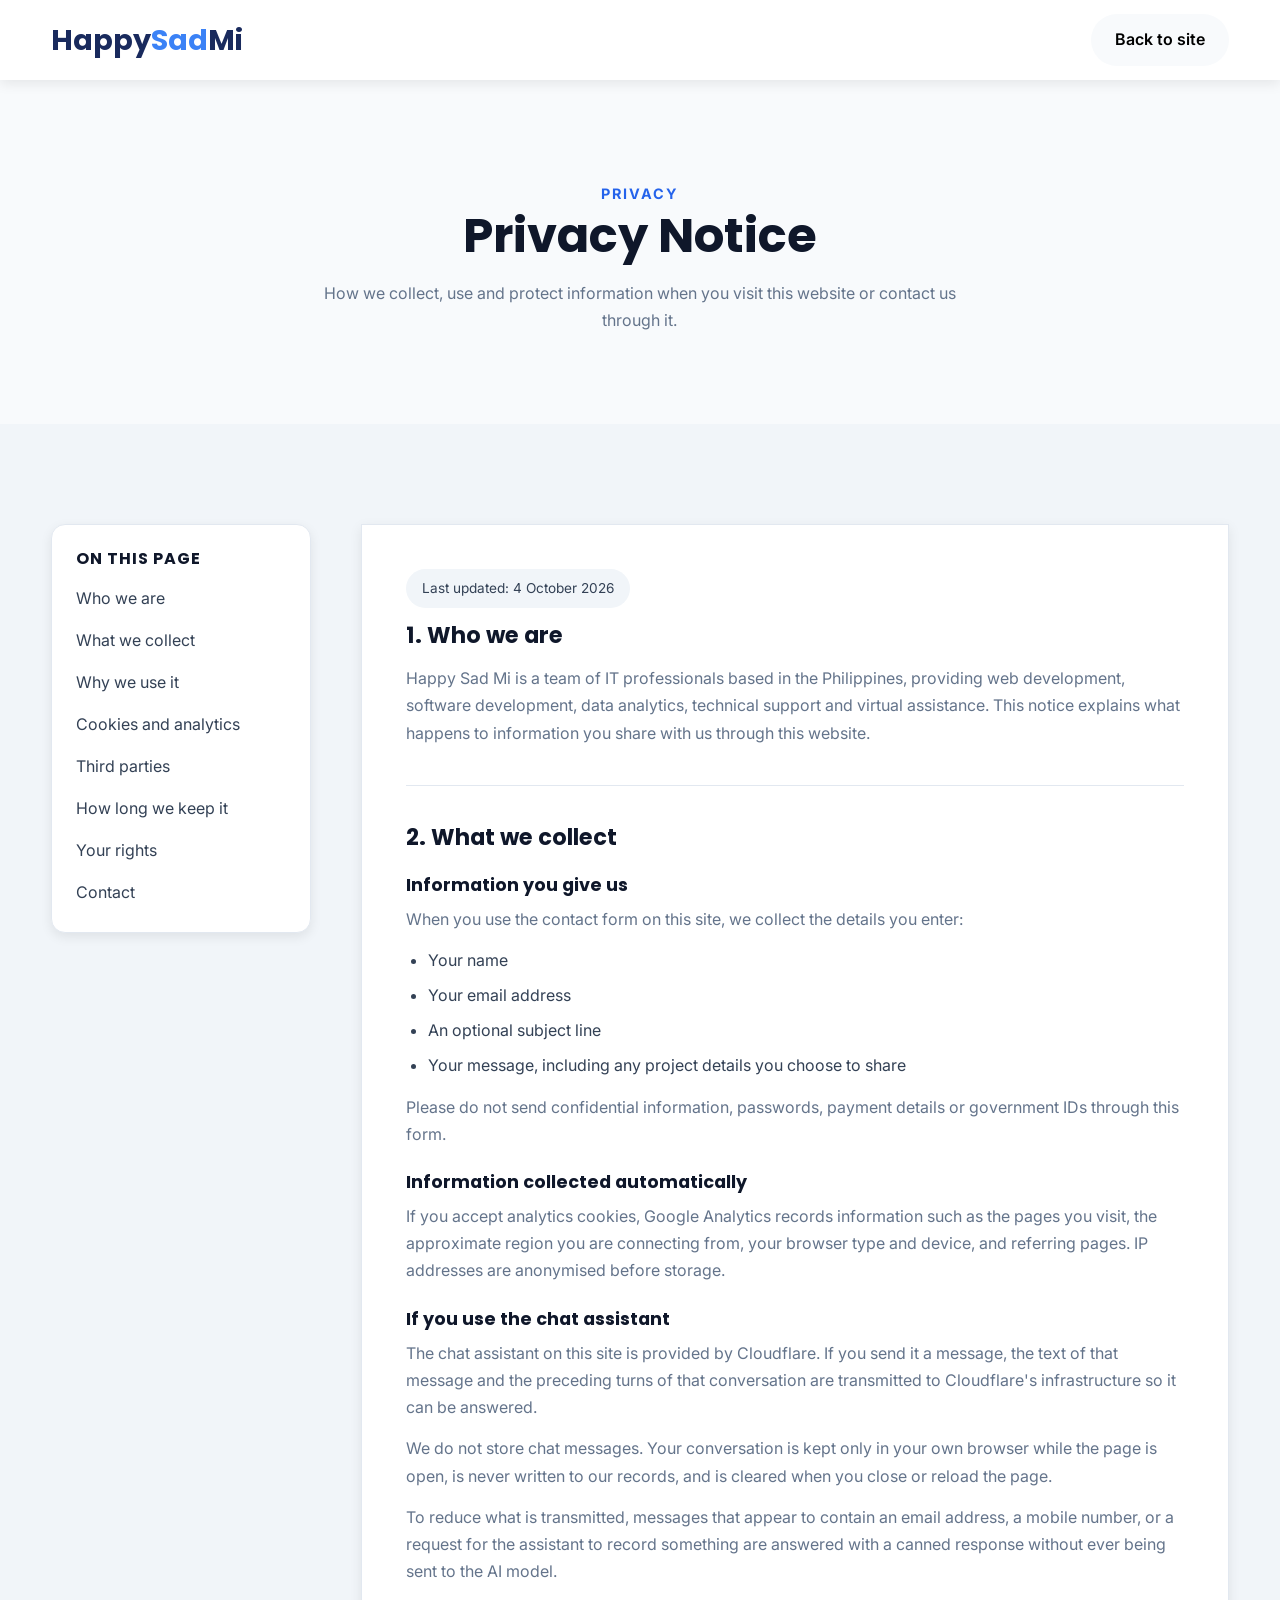
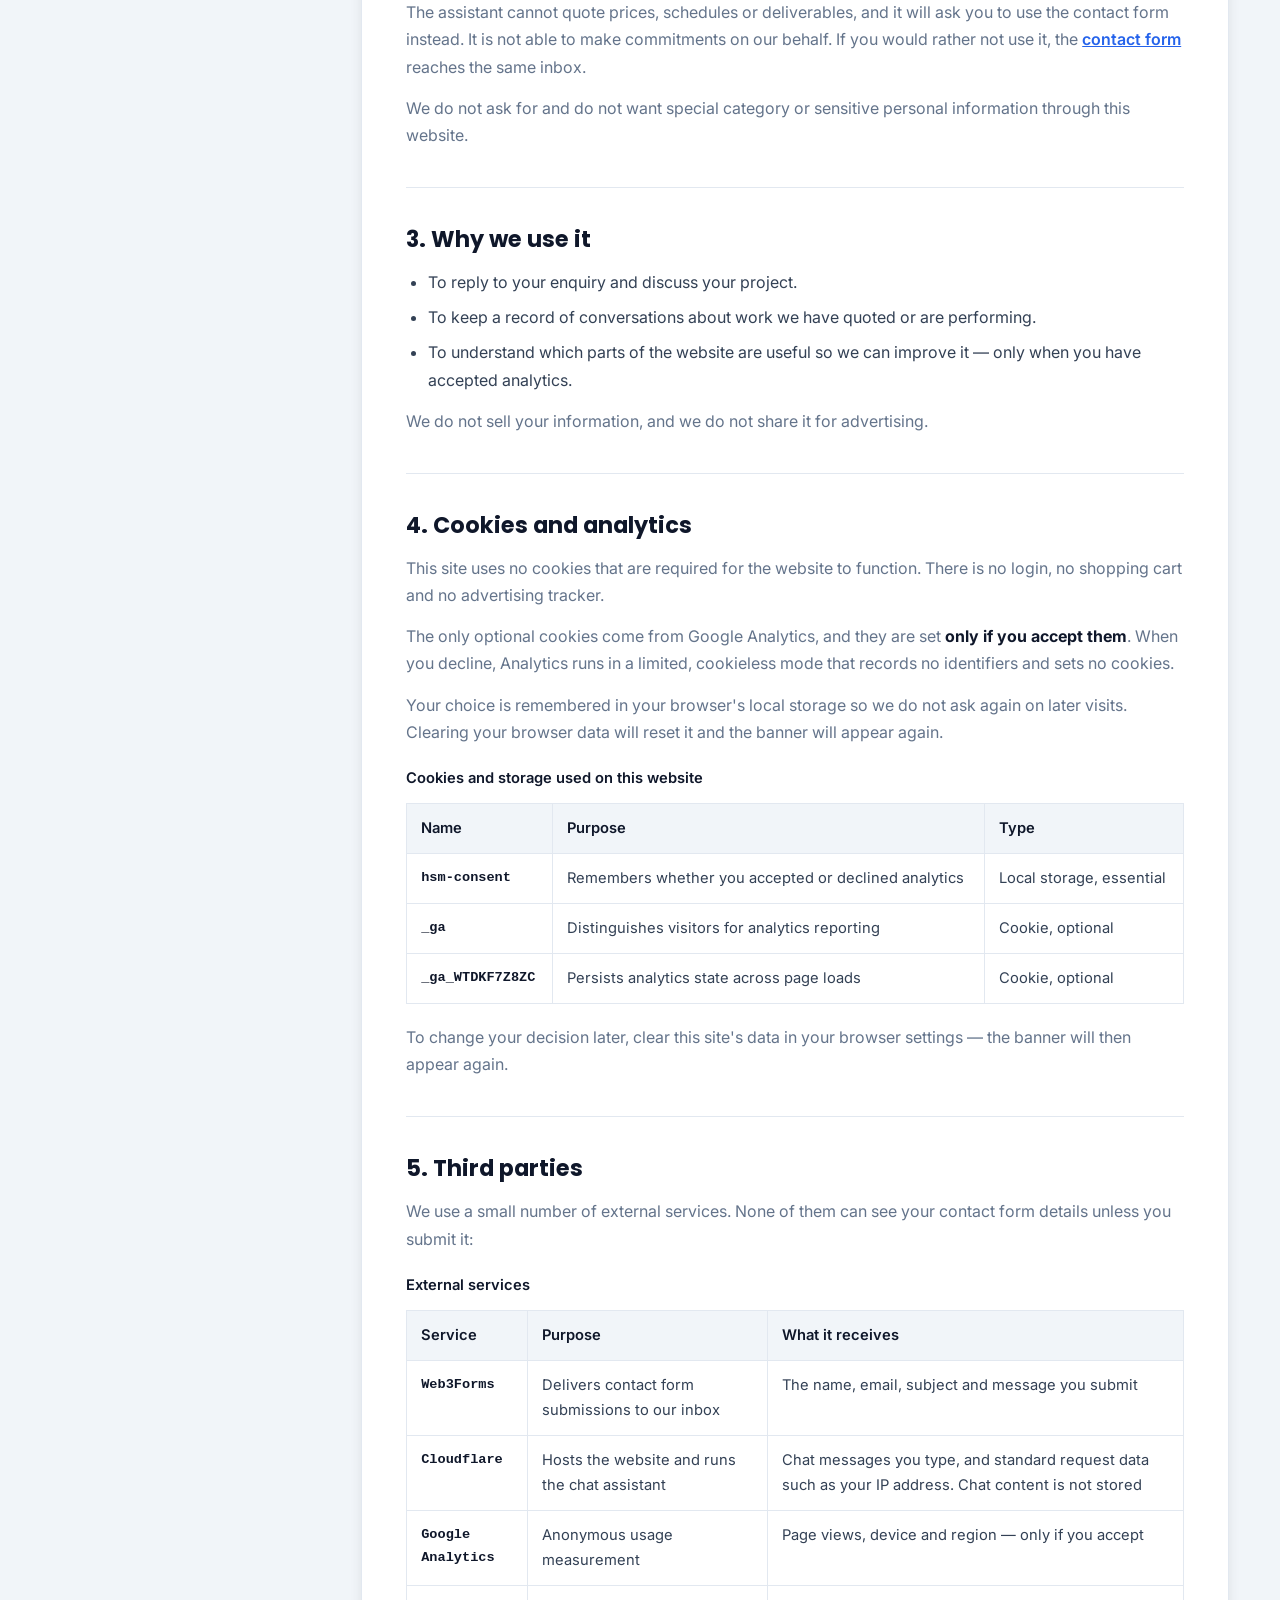
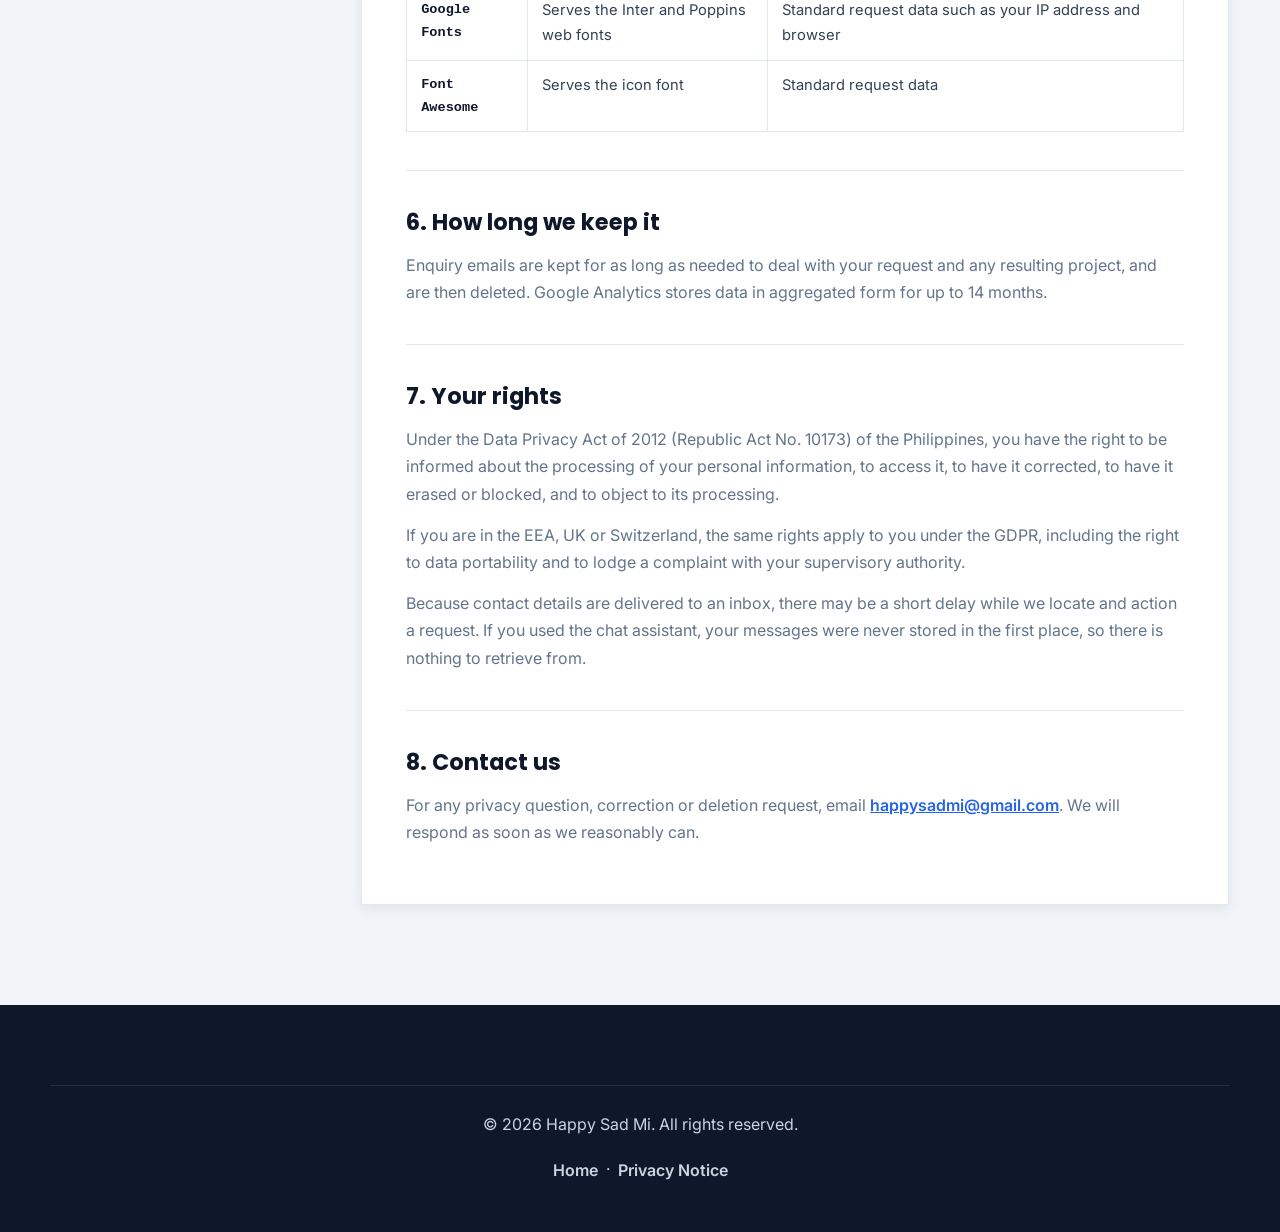
<file: privacy.html>
<!DOCTYPE html>
<html lang="en">

<head>
    <meta charset="UTF-8">
    <meta name="viewport" content="width=device-width, initial-scale=1.0">

    <title>Privacy Notice | Happy Sad Mi</title>

    <meta name="description"
        content="How Happy Sad Mi collects, uses and protects personal information submitted through this website.">

    <meta name="robots" content="index, follow">

    <meta name="theme-color" content="#192A5D">

    <link rel="canonical" href="privacy.html">

    <!-- Google Fonts -->

    <link rel="preconnect" href="https://fonts.googleapis.com">
    <link rel="preconnect" href="https://fonts.gstatic.com" crossorigin>

    <link href="https://fonts.googleapis.com/css2?family=Inter:wght@300;400;500;600;700&family=Poppins:wght@500;600;700;800&display=swap"
        rel="stylesheet">

    <!-- Font Awesome -->

    <link rel="stylesheet"
        href="https://cdnjs.cloudflare.com/ajax/libs/font-awesome/6.7.1/css/all.min.css">

    <!-- CSS -->

    <link rel="stylesheet" href="assets/css/style.css?v=13">
    <link rel="stylesheet" href="assets/css/components.css?v=13">
    <link rel="stylesheet" href="assets/css/animations.css?v=13">

    <link rel="apple-touch-icon" sizes="180x180" href="apple-touch-icon.png">
    <link rel="icon" type="image/png" sizes="32x32" href="favicon-32x32.png">
    <link rel="icon" type="image/png" sizes="16x16" href="favicon-16x16.png">
    <link rel="icon" href="favicon.ico" sizes="any">
    <link rel="manifest" href="site.webmanifest">
</head>

<body>

    <a class="skip-link" href="#main">Skip to main content</a>

    <!-- ================= HEADER ================= -->

    <header class="header">

        <div class="container">

            <nav class="navbar" aria-label="Primary">

                <a href="index.html" class="logo">
                    Happy<span>Sad</span>Mi
                </a>

                <a href="index.html" class="btn btn-secondary header-back">
                    Back to site
                </a>

            </nav>

        </div>

    </header>

    <main id="main">

        <section class="section legal-hero">

            <div class="container">

                <div class="section-title">

                    <span>PRIVACY</span>

                    <h1>Privacy Notice</h1>

                    <p>
                        How we collect, use and protect information when you visit this
                        website or contact us through it.
                    </p>

                </div>

            </div>

        </section>

        <section class="section section-alt">

            <div class="container">

                <div class="legal-body">

                    <aside class="legal-toc" aria-label="On this page">

                        <h2>On this page</h2>

                        <ul>

                            <li><a href="#who">Who we are</a></li>
                            <li><a href="#collect">What we collect</a></li>
                            <li><a href="#why">Why we use it</a></li>
                            <li><a href="#cookies">Cookies and analytics</a></li>
                            <li><a href="#thirdparty">Third parties</a></li>
                            <li><a href="#retention">How long we keep it</a></li>
                            <li><a href="#rights">Your rights</a></li>
                            <li><a href="#contact">Contact</a></li>

                        </ul>

                    </aside>

                    <article class="legal-content">

                        <p class="legal-updated">
                            Last updated: <time datetime="2026-10-04">4 October 2026</time>
                        </p>

                        <section id="who">

                            <h2>1. Who we are</h2>

                            <p>
                                Happy Sad Mi is a team of IT professionals based in the
                                Philippines, providing web development, software development,
                                data analytics, technical support and virtual assistance.
                                This notice explains what happens to information you share
                                with us through this website.
                            </p>

                        </section>

                        <section id="collect">

                            <h2>2. What we collect</h2>

                            <h3>Information you give us</h3>

                            <p>
                                When you use the contact form on this site, we collect the
                                details you enter:
                            </p>

                            <ul>

                                <li>Your name</li>
                                <li>Your email address</li>
                                <li>An optional subject line</li>
                                <li>Your message, including any project details you choose
                                    to share</li>

                            </ul>

                            <p>
                                Please do not send confidential information, passwords,
                                payment details or government IDs through this form.
                            </p>

                            <h3>Information collected automatically</h3>

                            <p>
                                If you accept analytics cookies, Google Analytics records
                                information such as the pages you visit, the approximate
                                region you are connecting from, your browser type and
                                device, and referring pages. IP addresses are anonymised
                                before storage.
                            </p>

                            <h3>If you use the chat assistant</h3>

                            <p>
                                The chat assistant on this site is provided by Cloudflare.
                                If you send it a message, the text of that message and
                                the preceding turns of that conversation are transmitted
                                to Cloudflare's infrastructure so it can be answered.
                            </p>

                            <p>
                                We do not store chat messages. Your conversation is kept
                                only in your own browser while the page is open, is never
                                written to our records, and is cleared when you close or
                                reload the page.
                            </p>

                            <p>
                                To reduce what is transmitted, messages that appear to
                                contain an email address, a mobile number, or a request
                                for the assistant to record something are answered with a
                                canned response without ever being sent to the AI model.
                            </p>

                            <p>
                                The assistant cannot quote prices, schedules or deliverables,
                                and it will ask you to use the contact form instead. It is
                                not able to make commitments on our behalf. If you would
                                rather not use it, the
                                <a href="index.html#contact">contact form</a> reaches the same
                                inbox.
                            </p>

                            <p>
                                We do not ask for and do not want special category or
                                sensitive personal information through this website.
                            </p>

                        </section>

                        <section id="why">

                            <h2>3. Why we use it</h2>

                            <ul>

                                <li>
                                    To reply to your enquiry and discuss your project.
                                </li>
                                <li>
                                    To keep a record of conversations about work we have
                                    quoted or are performing.
                                </li>
                                <li>
                                    To understand which parts of the website are useful
                                    so we can improve it &mdash; only when you have
                                    accepted analytics.
                                </li>

                            </ul>

                            <p>
                                We do not sell your information, and we do not share it for
                                advertising.
                            </p>

                        </section>

                        <section id="cookies">

                            <h2>4. Cookies and analytics</h2>

                            <p>
                                This site uses no cookies that are required for the website
                                to function. There is no login, no shopping cart and no
                                advertising tracker.
                            </p>

                            <p>
                                The only optional cookies come from Google Analytics, and
                                they are set <strong>only if you accept them</strong>. When
                                you decline, Analytics runs in a limited, cookieless mode
                                that records no identifiers and sets no cookies.
                            </p>

                            <p>
                                Your choice is remembered in your browser's local storage so
                                we do not ask again on later visits. Clearing your browser
                                data will reset it and the banner will appear again.
                            </p>

                            <table class="cookie-table">

                                <caption>
                                    Cookies and storage used on this website
                                </caption>

                                <thead>

                                    <tr>
                                        <th scope="col">Name</th>
                                        <th scope="col">Purpose</th>
                                        <th scope="col">Type</th>
                                    </tr>

                                </thead>

                                <tbody>

                                    <tr>
                                        <th scope="row">hsm-consent</th>
                                        <td>Remembers whether you accepted or declined
                                            analytics</td>
                                        <td>Local storage, essential</td>
                                    </tr>

                                    <tr>
                                        <th scope="row">_ga</th>
                                        <td>Distinguishes visitors for analytics reporting
                                        </td>
                                        <td>Cookie, optional</td>
                                    </tr>

                                    <tr>
                                        <th scope="row">_ga_WTDKF7Z8ZC</th>
                                        <td>Persists analytics state across page
                                        loads</td>
                                        <td>Cookie, optional</td>
                                    </tr>

                                </tbody>

                            </table>

                            <p>
                                To change your decision later, clear this site's data in
                                your browser settings &mdash; the banner will then appear
                                again.
                            </p>

                        </section>

                        <section id="thirdparty">

                            <h2>5. Third parties</h2>

                            <p>
                                We use a small number of external services. None of them
                                can see your contact form details unless you submit it:
                            </p>

                            <table class="cookie-table">

                                <caption>
                                    External services
                                </caption>

                                <thead>

                                    <tr>
                                        <th scope="col">Service</th>
                                        <th scope="col">Purpose</th>
                                        <th scope="col">What it receives</th>
                                    </tr>

                                </thead>

                                <tbody>

                                    <tr>
                                        <th scope="row">Web3Forms</th>
                                        <td>Delivers contact form submissions to our
                                            inbox</td>
                                        <td>The name, email, subject and message you
                                            submit</td>
                                    </tr>

                                    <tr>
                                        <th scope="row">Cloudflare</th>
                                        <td>Hosts the website and runs the chat
                                            assistant</td>
                                        <td>Chat messages you type, and standard
                                            request data such as your IP address. Chat
                                            content is not stored</td>
                                    </tr>

                                    <tr>
                                        <th scope="row">Google Analytics</th>
                                        <td>Anonymous usage measurement</td>
                                        <td>Page views, device and region &mdash; only if
                                            you accept</td>
                                    </tr>

                                    <tr>
                                        <th scope="row">Google Fonts</th>
                                        <td>Serves the Inter and Poppins web fonts</td>
                                        <td>Standard request data such as your IP address
                                            and browser</td>
                                    </tr>

                                    <tr>
                                        <th scope="row">Font Awesome</th>
                                        <td>Serves the icon font</td>
                                        <td>Standard request data</td>
                                    </tr>

                                </tbody>

                            </table>

                        </section>

                        <section id="retention">

                            <h2>6. How long we keep it</h2>

                            <p>
                                Enquiry emails are kept for as long as needed to deal with
                                your request and any resulting project, and are then
                                deleted. Google Analytics stores data in aggregated form
                                for up to 14 months.
                            </p>

                        </section>

                        <section id="rights">

                            <h2>7. Your rights</h2>

                            <p>
                                Under the Data Privacy Act of 2012 (Republic Act No. 10173)
                                of the Philippines, you have the right to be informed about
                                the processing of your personal information, to access it,
                                to have it corrected, to have it erased or blocked, and to
                                object to its processing.
                            </p>

                            <p>
                                If you are in the EEA, UK or Switzerland, the same rights
                                apply to you under the GDPR, including the right to data
                                portability and to lodge a complaint with your supervisory
                                authority.
                            </p>

                            <p>
                                Because contact details are delivered to an inbox, there
                                may be a short delay while we locate and action a request.
                                If you used the chat assistant, your messages were never
                                stored in the first place, so there is nothing to retrieve
                                from.
                            </p>

                        </section>

                        <section id="contact">

                            <h2>8. Contact us</h2>

                            <p>
                                For any privacy question, correction or deletion request,
                                email
                                <a href="mailto:happysadmi@gmail.com">happysadmi@gmail.com</a>.
                                We will respond as soon as we reasonably can.
                            </p>

                        </section>

                    </article>

                </div>

            </div>

        </section>

    </main>

    <!-- ================= FOOTER ================= -->

    <footer class="footer">

        <div class="container">

            <div class="footer-bottom">

                <p>
                    &copy; 2026 Happy Sad Mi. All rights reserved.
                </p>

                <p>
                    <a href="index.html">Home</a>
                    &nbsp;&middot;&nbsp;
                    <a href="privacy.html">Privacy Notice</a>
                </p>

            </div>

        </div>

    </footer>

</body>

</html>
</file>
<file: assets/css/style.css>
/* ==========================================================
   Happy Sad Mi
   Global Styles
========================================================== */

/* ===========================
   CSS VARIABLES
=========================== */

:root {

    /* Colors */

    --primary: #192a5d;
    --primary-light: #2c3b67;
    --secondary: #3B82F6;
    --accent: #10B981;

    /* --secondary is a decorative brand blue and only reaches ~3.7:1 on
       white, which fails WCAG AA for text. Use this darker variant for
       any text or icon that needs to be readable on a light surface. */
    --secondary-text: #2563EB;

    --dark: #0F172A;

    --light: #F8FAFC;
    --white: #FFFFFF;

    --gray-100: #F1F5F9;
    --gray-200: #E2E8F0;
    --gray-300: #CBD5E1;
    --gray-500: #64748B;
    --gray-700: #334155;

    /* Typography */

    --heading-font: "Poppins", sans-serif;
    --body-font: "Inter", sans-serif;

    /* Spacing */

    --section-padding: 100px;

    /* Radius */

    --radius: 14px;

    /* Shadows */

    --shadow-sm: 0 4px 12px rgba(0,0,0,.08);

    --shadow:

        0 15px 40px rgba(0,0,0,.08);

    --transition:

        all .3s ease;

}

/* ===========================
   RESET
=========================== */

*{

    margin:0;
    padding:0;
    box-sizing:border-box;

}

html{

    scroll-behavior:smooth;

}

/* ==========================================================
   CONSENT BANNER
   ========================================================== */

.consent-banner{

    position:fixed;

    left:0;

    right:0;

    bottom:0;

    z-index:10000;

    background:var(--dark);

    color:var(--gray-300);

    box-shadow:0 -12px 40px rgba(0,0,0,.28);

    transform:translateY(100%);

    transition:transform .35s ease;

    /* Safety net for short/landscape viewports: never let the banner
       cover the whole screen, and let it scroll if it has to. */
    max-height:85vh;

    max-height:85dvh;

    overflow-y:auto;

    overscroll-behavior:contain;

}

.consent-banner.show{

    transform:translateY(0);

}

.consent-inner{

    width:min(1200px,92%);

    margin-inline:auto;

    padding:26px 0;

    display:flex;

    align-items:center;

    justify-content:space-between;

    gap:28px;

    flex-wrap:wrap;

}

.consent-copy{

    flex:1 1 460px;

    min-width:0;

}

.consent-copy h2{

    font-size:1.15rem;

    margin-bottom:8px;

    color:var(--white);

}

.consent-copy p{

    margin:0;

    font-size:.95rem;

    line-height:1.6;

    color:var(--gray-300);

}

.consent-copy a{

    color:var(--secondary);

    font-weight:600;

    text-decoration:underline;

}

.consent-copy a:hover{

    color:var(--white);

}

.consent-actions{

    display:flex;

    gap:14px;

    flex-wrap:wrap;

}

.consent-actions .btn{

    white-space:nowrap;

}

/* The banner is dark, so the default navy primary would disappear into
   it. Invert both buttons here to keep them clearly distinguishable. */

.consent-actions .btn-primary{

    background:var(--white);

    color:var(--primary);

}

.consent-actions .btn-primary:hover{

    background:var(--gray-200);

    color:var(--primary);

    transform:translateY(-2px);

}

.consent-actions .btn-secondary{

    background:transparent;

    color:var(--white);

    box-shadow:inset 0 0 0 1px var(--gray-500);

}

.consent-actions .btn-secondary:hover{

    background:rgba(255,255,255,.1);

    color:var(--white);

    transform:translateY(-2px);

}

@media (max-width:768px){

    .consent-inner{

        padding:22px 0;

        flex-direction:column;

        align-items:stretch;

        gap:18px;

    }

    /* flex-basis resolves against the MAIN axis. Once .consent-inner
       flips to column, the 460px basis above becomes a 460px HEIGHT,
       which stretched the banner to ~77% of a phone screen and pushed
       the buttons to the bottom. Reset it for the column layout. */

    .consent-copy{

        flex:0 0 auto;

    }

    .consent-actions{

        display:grid;

        grid-template-columns:1fr 1fr;

    }

}

/* ==========================================================
   NOSCRIPT
   ========================================================== */

.noscript-banner{

    padding:16px 24px;

    background:var(--gray-100);

    border-bottom:1px solid var(--gray-200);

    color:var(--gray-700);

    text-align:center;

    font-size:.95rem;

}

.noscript-banner p{

    margin:0;

    color:inherit;

}

.noscript-banner a{

    color:var(--secondary);

    font-weight:600;

    text-decoration:underline;

}

body{

    font-family:var(--body-font);

    color:var(--gray-700);

    background:var(--white);

    line-height:1.7;

}

img{

    display:block;

    width:100%;

}

a{

    text-decoration:none;

    color:inherit;

}

ul{

    list-style:none;

}

button{

    border:none;

    cursor:pointer;

    font-family:inherit;

}

input,
textarea{

    font-family:inherit;

}

/* ==========================================================
   ACCESSIBILITY PRIMITIVES
   ========================================================== */

/* Visible keyboard focus for every interactive element.
   :focus-visible keeps the ring off mouse clicks. */

a:focus-visible,
button:focus-visible,
input:focus-visible,
textarea:focus-visible,
[tabindex]:focus-visible{

    outline:3px solid var(--secondary);

    outline-offset:3px;

    border-radius:4px;

}

/* Available to screen readers, invisible on screen. Used for
   form labels, section landmarks and icon-only button names. */

.visually-hidden{

    position:absolute;

    width:1px;

    height:1px;

    padding:0;

    margin:-1px;

    overflow:hidden;

    clip:rect(0 0 0 0);

    clip-path:inset(50%);

    white-space:nowrap;

    border:0;

}

/* ===========================
   CONTAINER
=========================== */

.container{

    width:min(1200px,92%);

    margin:auto;

}

/* ===========================
   TYPOGRAPHY
=========================== */

h1,h2,h3,h4{

    font-family:var(--heading-font);

    color:var(--dark);

    line-height:1.2;

}

h1{

    font-size:clamp(2.5rem,5vw,4.5rem);

}

h2{

    font-size:clamp(2rem,4vw,3rem);

}

h3{

    font-size:1.4rem;

}

p{

    color:var(--gray-500);

}

/* ===========================
   SECTION
=========================== */

.section{

    padding:var(--section-padding) 0;

}

.section-alt{

    background:var(--gray-100);

}

.section-title{

    text-align:center;

    margin-bottom:30px;

}

.hero-image{
    animation:float 6s ease-in-out infinite;
}

.bg_img{

    width:100%;

    display:block;

    aspect-ratio:1/1;

    object-fit:cover;

    object-position:center 28%;

    background:var(--white);

    border-radius:20px;

    overflow:hidden;

    box-shadow:0 10px 25px rgba(0,0,0,.08);

    transition:transform .4s ease, box-shadow .4s ease;

}

.bg_img:hover{

    transform:translateY(-4px);

    box-shadow:0 18px 40px rgba(0,0,0,.15);

}
.section-title span{

    color:var(--secondary-text);

    font-weight:700;

    letter-spacing:2px;

    font-size:.9rem;

}

.section-title h2{

    margin:15px 0;

}

.section-title p{

    max-width:650px;

    margin:auto;

}

/* ===========================
   BUTTONS
=========================== */

.btn{

    display:inline-flex;

    align-items:center;

    justify-content:center;

    padding:15px 30px;

    border-radius:50px;

    transition:var(--transition);

    font-weight:600;

}

.btn-primary{

    background:var(--primary);

    color:white;

}

.btn-primary:hover{

    background:var(--primary-light);

    transform:translateY(-3px);

}

.btn-secondary{

  background:var(--light);

  color:black;

}

.btn-secondary:hover{

    background:var(--gray-200);

    transform:translateY(-3px);
    color:black;

}

/* ===========================
   HEADER
=========================== */

.skip-link{

    position:absolute;

    top:-100px;

    left:16px;

    z-index:2000;

    padding:14px 22px;

    border-radius:0 0 var(--radius) var(--radius);

    background:var(--primary);

    color:var(--white);

    font-weight:600;

    transition:top .25s ease;

}

.skip-link:focus{

    top:0;

}

.header{

    position:fixed;

    top:0;

    left:0;

    width:100%;

    z-index:999;

    background:rgba(255,255,255,.92);

    backdrop-filter:blur(14px);

    box-shadow:var(--shadow-sm);

}

.navbar{

    display:flex;

    justify-content:space-between;

    align-items:center;

    height:80px;

}

.logo{

    font-family:var(--heading-font);

    font-size:1.8rem;

    font-weight:700;

    color:var(--primary);

}

.logo span{

    color:var(--secondary);

}

.nav-links{

    display:flex;

    gap:35px;

}

.nav-links a{

    display:flex;

    align-items:center;

    min-height:44px;

    transition:var(--transition);

    font-weight:500;

}

.nav-links a:hover{

    color:var(--secondary);

}

/* Between 769px and ~1000px the full 8-item nav no longer fits beside the
   logo and the last links get clipped by the fixed header (the header is
   position:fixed, so this never shows up as a page scrollbar -- the links
   are simply unreachable). Tighten spacing rather than dropping to the
   hamburger this early, so tablets still get the desktop nav. */

@media (max-width:1024px){

    .nav-links{

        gap:22px;

    }

    .logo{

        font-size:1.5rem;

    }

}

@media (max-width:880px){

    .nav-links{

        gap:15px;

    }

    .nav-links a{

        font-size:.9rem;

    }

    .logo{

        font-size:1.35rem;

    }

}

.menu-btn{

    display:none;

    background:none;

    font-size:1.5rem;

}

/* ===========================
   HERO
=========================== */

.hero {
    padding-top: 140px;
    padding-bottom: 100px;

    --hero-overlay:

        linear-gradient(

            color-mix(in srgb, var(--primary) 78%, transparent),

            color-mix(in srgb, #275D84 78%, transparent),

            color-mix(in srgb, var(--secondary) 78%, transparent)

        );

    background:

        var(--hero-overlay),

        url("../images/team/bg-1.webp") center / cover no-repeat;

    color: white;
}

.hero-grid{

    display:grid;

    grid-template-columns:1fr 1fr;

    gap:70px;

    align-items:center;

}

.hero h1{

    color:white;

    margin:20px 0;

}

.hero h1 span{

    display:block;

    color:#A5F3FC;

}

.hero p{

    color:rgba(255,255,255,.9);

}

.badge{

    display:inline-block;

    background:rgba(255,255,255,.15);

    padding:10px 18px;

    border-radius:30px;

    font-size:.9rem;

}

.hero-buttons{

    display:flex;

    gap:20px;

    margin:35px 0;

}

.hero-stats{

    display:flex;

    gap:20px;

    margin-top:50px;

}

.stat-card{

    background:rgba(255,255,255,.12);

    backdrop-filter:blur(12px);

    padding:25px;

    border-radius:var(--radius);

    text-align:center;

    flex:1;

}

.stat-card h2{

    color:white;

}

.stat-card p{

    color:white;

    margin-top:10px;

}

/* ===========================
   GRID HELPERS
=========================== */

.about-grid{

    display:grid;

    grid-template-columns:1.15fr .85fr;

    gap:50px;

    align-items:start;

}

.about-grid h3{

    margin-bottom:15px;

    /* Left-aligned to match the paragraphs beneath it. A centred heading
       over left-aligned body copy looks accidental in a narrow column. */

    text-align:left;

}

.about-copy p + p{

    margin-top:18px;

}

.contact-grid{

    display:grid;

    grid-template-columns:1fr 1fr;

    gap:60px;

}

.services-grid,
.tech-grid,
.portfolio-grid,
.testimonial-grid,
.stats-grid{

    display:grid;

    gap:30px;

}

/* The min() clamp is what stops these tracks forcing a horizontal
   scrollbar on phones: a bare minmax(500px, 1fr) floor would make the
   card 500px wide inside a ~330px container. Never remove it. */

.services-grid{

    grid-template-columns:repeat(auto-fit,minmax(min(350px,100%),1fr));

}

.tech-grid{

    grid-template-columns:repeat(auto-fit,minmax(min(150px,100%),1fr));

}

.portfolio-grid{

    grid-template-columns:repeat(auto-fit,minmax(min(500px,100%),1fr));

}

/* ===========================================
   TEAM SLIDER
=========================================== */

.team-slider{
    position:relative;
}

.testimonial-grid{

    grid-template-columns:repeat(auto-fit,minmax(min(320px,100%),1fr));

}

.stats-grid{

    grid-template-columns:repeat(4,1fr);

}

/* ===========================================
    TEAM GALLERY
   =========================================== */

.team-gallery{
    display:grid;
    grid-template-columns:repeat(auto-fit,minmax(min(350px,100%),1fr));
    gap:24px;
    margin-top:40px;
}

/* Cards */

.team-gallery .team-card{
    background:var(--white);
    border-radius:18px;
    overflow:hidden;
    box-shadow:var(--shadow-sm);
    transition:.3s ease;
}

.team-gallery .team-card:hover{
    transform:translateY(-8px);
    box-shadow:var(--shadow);
}

/* Image */

.team-gallery .team-card img{
    width:140px;
    height:140px;
    border-radius:50%;
    object-fit:cover;
    display:block;
    margin:0 auto 25px;
    border:5px solid var(--gray-100);
    box-shadow:0 8px 20px rgba(0,0,0,.12);
}

/* Content */

.team-gallery .team-card h3{
    margin-bottom:6px;
    font-size:1.25rem;
}

.team-gallery .team-card p{
    color:var(--gray-500);
    font-size:.95rem;
}

/* Website link */

.team-gallery .team-card a{
    display:inline-flex;
    align-items:center;
    justify-content:center;
    min-height:44px;
    padding:0 18px;
    margin-top:auto;
    border-radius:50px;
    background:var(--gray-100);
    color:var(--primary);
    font-weight:600;
    transition:.3s ease;
}

.team-gallery .team-card a:hover{
    background:var(--primary);
    color:var(--white);
}

/* Responsive */

@media (max-width:768px){

    .team-gallery{
        grid-template-columns:repeat(auto-fit,minmax(min(220px,100%),1fr));
    }

}

/* ===========================
   FOOTER
=========================== */

.footer{

    background:var(--dark);

    color:white;

    padding:80px 0 30px;

}

.footer-grid{

    display:grid;

    grid-template-columns:2fr 1fr 1fr 1fr;

    gap:40px;

    margin-bottom:40px;

}

.footer h2,
.footer h3,
.footer h4{

    color:white;

    margin-bottom:20px;

}

.footer-brand{

    font-size:1.6rem;

}

.footer-heading{

    font-size:1.05rem;

    text-transform:uppercase;

    letter-spacing:.08em;

}

.footer p,
.footer li{

    color:var(--gray-300);

    margin-bottom:10px;

}





.footer-bottom{

    text-align:center;

    border-top:1px solid rgba(255,255,255,.1);

    padding-top:25px;

}

.process-section{
    background:#f8fbff;
}

.process-flow{
    display:flex;
    justify-content:center;
    align-items:flex-start;
    flex-wrap:wrap;
    gap:0;
    margin-top:70px;
}

.process-step{
    width:170px;
    text-align:center;
    position:relative;
    padding-bottom:30px;
}

.circle{
    width:70px;
    height:70px;
    margin:auto;
    border-radius:50%;
    background:linear-gradient(135deg,#2563eb,#1d4ed8);
    color:#fff;
    display:flex;
    justify-content:center;
    align-items:center;
    font-weight:bold;
    font-size:1.2rem;
    box-shadow:0 12px 25px rgba(37,99,235,.25);
    transition:.3s;
}

.process-step:hover .circle{
    transform:translateY(-8px) scale(1.08);
}

.connector{
    width:80px;
    height:4px;
    background:#cbd5e1;
    margin-top:33px;
    position:relative;
}

.connector::after{
    content:"";
    position:absolute;
    right:-8px;
    top:50%;
    transform:translateY(-50%);
    border-left:10px solid #cbd5e1;
    border-top:6px solid transparent;
    border-bottom:6px solid transparent;
}

.process-step h3{
    margin-top:18px;
    margin-bottom:10px;
    color:var(--dark);
}

@media(max-width:992px){

    .process-flow{
        flex-direction:column;
        align-items:center;
    }

    .connector{
        width:4px;
        height:60px;
        margin:15px 0;
    }

    .connector::after{
        left:50%;
        top:auto;
        bottom:-10px;
        transform:translateX(-50%);
        border-left:6px solid transparent;
        border-right:6px solid transparent;
        border-top:10px solid #cbd5e1;
        border-bottom:none;
    }

}

/* ===========================
   RESPONSIVE
=========================== */

@media (max-width:992px){

    .hero-grid,
    .about-grid,
    .contact-grid{

        grid-template-columns:1fr;

    }

    /* Single column: the copy now spans the section, so a centred
       lead-in reads as deliberate. */

    .about-grid h3{

        text-align:center;

    }

    .stats-grid{

        grid-template-columns:repeat(2,1fr);

    }

    .footer-grid{

        grid-template-columns:1fr 1fr;

    }

}

@media (max-width:768px){

    .nav-links{

        display:none;

    }

    .menu-btn{

        display:block;

    }

    .hero{

        text-align:center;

    }

    .hero-buttons{

        justify-content:center;

        flex-wrap:wrap;

    }

    .hero-stats{

        flex-direction:column;

    }

    .stats-grid{

        grid-template-columns:1fr;

    }

    .footer-grid{

        grid-template-columns:1fr;

    }

}

@media (max-width:480px){

    :root{

        --section-padding:70px;

    }

    .btn{

        width:100%;

    }

}

/* ===========================================
   APP.JS SUPPORT
=========================================== */

.header.scrolled{

    background:rgba(255,255,255,.98);

    box-shadow:0 10px 30px rgba(0,0,0,.08);

}

.nav-links a.active{

    color:var(--secondary);

    font-weight:600;

}

@media (max-width:768px){

    .nav-links{

        position:absolute;

        top:80px;
        left:0;

        width:100%;

        background:white;

        flex-direction:column;

        padding:30px;

        display:none;

        box-shadow:0 15px 40px rgba(0,0,0,.08);

    }

    .nav-links.mobile-open{

        display:flex;

    }

}

@media (max-width:768px){

    .nav-links li{

        width:100%;

    }

    .nav-links a{

        display:flex;

        align-items:center;

        min-height:44px;

    }

}

/* ===========================================
   INITIAL REVEAL SUPPORT
=========================================== */

.section-title,
.service-card,
.process-card,
.tech-card,
.project-card,
.team-card,
.testimonial-card,
.stats-card,
.info-card,
.contact-form,
.contact-info{

    will-change: transform, opacity;

}
</file>
<file: assets/css/components.css>
/* ==========================================================
   Happy Sad Mi
   components.css
   Reusable UI Components
========================================================== */

/* ===========================
   ABOUT
=========================== */

/* Grid rather than wrapping flex: the previous flex-wrap layout left a
   ragged right edge (2 cards then 1) and capped each card at 320px inside
   a wider column, so the cards never filled the space beside the copy. */

.about-cards{
    display: grid;
    grid-template-columns: repeat(auto-fit, minmax(min(260px, 100%), 1fr));
    gap: 20px;
    align-content: start;
}

.info-card{
    display: flex;
    align-items: center;
    gap: 16px;

    background: var(--white);
    padding: 18px;
    border-radius: var(--radius);
    box-shadow: var(--shadow-sm);
    border: 1px solid var(--gray-200);
}

.info-card i{
    width: 50px;
    height: 50px;
    display: grid;
    place-items: center;
    flex-shrink: 0;

    border-radius: 50%;
    background: rgba(59,130,246,.1);
    color: var(--secondary);
    font-size: 1.3rem;
}

.info-content{
    flex: 1;
}

.info-content h4{
    margin: 0 0 10px;
    padding-bottom: 10px;
    border-bottom: 2px solid var(--secondary);
    font-size: 1.1rem;
}

.info-content p{
    margin: 0;
}

/* ===========================
   SERVICES
=========================== */

.service-card{

    background:var(--white);

    border-radius:var(--radius);

    padding:35px;

    box-shadow:var(--shadow-sm);

    border:1px solid var(--gray-200);

}

.service-icon{

    width:70px;

    height:70px;

    display:grid;

    place-items:center;

    border-radius:20px;

    background:rgba(25,66,93,.08);

    margin-bottom:25px;

}

.service-icon i{

    font-size:2rem;

    color:var(--primary);

}


.service-card h3{

    margin-bottom:15px;

}

.service-card p{

    margin-bottom:20px;

}

.service-card ul{

    display:flex;

    flex-direction:column;

    gap:10px;

}

.service-card li{

    position:relative;

    padding-left:22px;

    color:var(--gray-700);

}

.service-card li::before{

    content:"✓";

    position:absolute;

    left:0;

    color:var(--accent);

    font-weight:bold;

}

/* ===========================
   PROCESS
=========================== */

.process-card{

    background:var(--white);

    border-radius:var(--radius);

    padding:35px;

    text-align:center;

    box-shadow:var(--shadow-sm);

}

/* ===========================
   TECH STACK
=========================== */

.tech-card{

    background:white;

    border-radius:18px;

    padding:30px;

    text-align:center;

    box-shadow:var(--shadow-sm);

}

.tech-card i{

    font-size:3rem;

    color:var(--primary);

    margin-bottom:18px;

}

/* HTML5 */
.tech-card i.fa-html5 {
    color: #E34F26;
}

/* CSS3 */
.tech-card i.fa-css3-alt {
    color: #1572B6;
}

/* JavaScript */
.tech-card i.fa-js-square {
    color: #F7DF1E;
}

/* PHP */
.tech-card i.fa-php {
    color: #777BB4;
}

/* Laravel */
.tech-card i.fa-laravel {
    color: #FF2D20;
}

/* MySQL */
.tech-card i.fa-database {
    color: #4479A1;
}

/* GitHub */
.tech-card i.fa-github {
    color: #181717;
}

/* Docker */
.tech-card i.fa-docker {
    color: #2496ED;
}

/* Power BI */
.tech-card i.fa-chart-bar {
    color: #F2C811;
}

/* Microsoft Excel */
.tech-card i.fa-table {
    color: #217346;
}

.tech-card span{

    font-weight:600;

}

/* ===========================
   STATS
=========================== */

.stats-card{

    background:white;

    text-align:center;

    padding:35px;

    border-radius:var(--radius);

    box-shadow:var(--shadow-sm);

}

.stats-card h2{

    color:var(--primary);

    margin-bottom:10px;

}

/* ===========================
   PORTFOLIO
=========================== */

.portfolio-filter{

    display:flex;

    justify-content:center;

    flex-wrap:wrap;

    gap:15px;

    margin-bottom:45px;

}

.portfolio-filter button{

    display:inline-flex;

    align-items:center;

    min-height:44px;

    padding:12px 24px;

    border-radius:40px;

    background:white;

    border:1px solid var(--gray-300);

    transition:.3s;

}

.portfolio-filter button.active,

.portfolio-filter button:hover{

    background:var(--primary);

    color:white;

}

.project-card{

    background:white;

    border-radius:18px;

    overflow:hidden;

    box-shadow:var(--shadow-sm);

}

.project-card img{

    height:220px;

    object-fit:cover;

}

.project-content{

    padding:30px;

}

.project-tag{

    display:inline-block;

    background:rgba(16,185,129,.1);

    color:var(--accent);

    padding:8px 14px;

    border-radius:30px;

    font-size:.8rem;

    font-weight:600;

    margin-bottom:15px;

}

.project-content h3{

    margin-bottom:15px;

}

.project-tech{

    display:flex;

    flex-wrap:wrap;

    gap:10px;

    margin:25px 0;

}

.project-tech span{

    background:var(--gray-100);

    padding:8px 14px;

    border-radius:30px;

    font-size:.8rem;

}

.project-links{

    display:flex;

    align-items:center;

    flex-wrap:wrap;

    gap:12px;

}

.project-links a{

    display:inline-flex;

    align-items:center;

    min-height:44px;

    padding:0 14px;

    border-radius:12px;

    background:rgba(59,130,246,.1);

    color:var(--secondary);

    font-weight:600;

    transition:.3s ease;

}

.project-links a:hover{

    background:var(--secondary-text);

    color:var(--white);

}

/* ===========================
   TEAM
=========================== */

.team-card{

    background:white;

    border-radius:20px;

    text-align:center;

    padding:35px;

    box-shadow:var(--shadow-sm);

    display: flex;
    flex-direction: column;
    height: 100%;

}

.team-card p{
    flex: 1;
}.team-card img{

    width:150px;

    height:150px;

    border-radius:50%;

    object-fit:cover;

    margin:0 auto 25px;

    border:5px solid var(--gray-100);

}

.team-card span{

    display:block;

    margin:10px 0 20px;

    color:var(--secondary);

    font-weight:600;

}

/* ===========================
   TESTIMONIALS
=========================== */

.testimonial-card{

    background:white;

    padding:35px;

    border-radius:18px;

    box-shadow:var(--shadow-sm);

}

.quote-icon{

    font-size:2rem;

    color:var(--secondary);

    margin-bottom:20px;

}

.testimonial-author{

    margin-top:30px;

}

.testimonial-author h4{

    margin-bottom:5px;

}

.testimonial-author span{

    color:var(--gray-500);

}

/* Rendered by testimonials.js */

.testimonial-card{

    display:flex;

    flex-direction:column;

}

.testimonial-avatar{

    width:72px;

    height:72px;

    border-radius:50%;

    object-fit:cover;

    margin:0 auto 18px;

    border:4px solid var(--gray-100);

    background:var(--gray-100);

}

.testimonial-card h3{

    text-align:center;

    margin-bottom:4px;

}

.testimonial-card .testimonial-position{

    display:block;

    text-align:center;

    color:var(--gray-500);

    font-size:.95rem;

}

.testimonial-stars{

    display:flex;

    justify-content:center;

    gap:4px;

    margin:14px 0 18px;

    color:#F59E0B;

    font-size:.9rem;

}

.testimonial-card .testimonial-message{

    flex:1;

    font-style:italic;

}

/* ===========================
   CONTACT
=========================== */

.contact-info h3{

    margin-bottom:20px;

}

.contact-info p{

    margin-bottom:35px;

}

.contact-item{

    display:flex;

    align-items:center;

    gap:18px;

    margin-bottom:25px;

}

.contact-item i{

    width:50px;

    height:50px;

    display:grid;

    place-items:center;

    border-radius:50%;

    background:rgba(59,130,246,.1);

    color:var(--secondary);

}

.contact-form{

    background:white;

    padding:40px;

    border-radius:20px;

    box-shadow:var(--shadow);

}

.contact-form label{

    display:block;

    margin-bottom:8px;

    font-weight:600;

    font-size:.95rem;

    color:var(--dark);

}

.contact-form input,

.contact-form textarea{

    width:100%;

    padding:16px 18px;

    margin-bottom:20px;

    border:1px solid var(--gray-300);

    border-radius:12px;

    resize:none;

}

.contact-form button{

    width:100%;

}

.contact-form .form-note{

    margin-top:14px;

    font-size:.85rem;

    color:var(--gray-500);

}

/* ===========================
   FOOTER
=========================== */

.footer ul{

    display:flex;

    flex-direction:column;

    gap:12px;

}

.footer ul a{

    display:inline-flex;

    align-items:center;

    min-height:44px;

}

.footer p a{

    display:inline-flex;

    align-items:center;

    min-height:44px;

    font-weight:600;

}

.footer a{

    transition:.3s;

}

.footer a:hover{

    color:var(--secondary);

}

/* ===========================
﻿/* ===========================================
   LEGAL PAGES (privacy.html)
   =========================================== */

.legal-hero{

    padding-top:180px;

    padding-bottom:60px;

    background:var(--light);

}

.legal-hero .section-title h1{

    font-size:clamp(2rem,4vw,3rem);

    margin-bottom:15px;

}

.header-back{

    padding:12px 24px;

}

.legal-body{

    display:grid;

    grid-template-columns:260px 1fr;

    gap:50px;

    align-items:start;

}

.legal-toc{

    position:sticky;

    top:110px;

    padding:24px;

    background:var(--white);

    border:1px solid var(--gray-200);

    border-radius:var(--radius);

    box-shadow:var(--shadow-sm);



    min-width:0;
}

.legal-toc h2{

    font-size:1rem;

    text-transform:uppercase;

    letter-spacing:.06em;

    margin-bottom:14px;

}

.legal-toc ul{

    display:flex;

    flex-direction:column;

    gap:10px;

}

.legal-toc a{

    display:flex;

    align-items:center;

    min-height:32px;

    color:var(--gray-700);

    transition:.3s ease;

}

.legal-toc a:hover{

    color:var(--secondary-text);

}

.legal-content{

    background:var(--white);

    padding:44px;

    border:1px solid var(--gray-200);

    border-radius:var(--radius-lg);

    box-shadow:var(--shadow-sm);



    min-width:0;
}

.legal-content section + section{

    margin-top:38px;

    padding-top:38px;

    border-top:1px solid var(--gray-200);

}

.legal-content h2{

    font-size:1.4rem;

    margin-bottom:16px;

    scroll-margin-top:110px;

}

.legal-content h3{

    font-size:1.1rem;

    margin:24px 0 10px;

}

.legal-content p{

    margin-bottom:14px;

}

.legal-content ul{

    margin-bottom:14px;

    padding-left:22px;

    list-style:disc;

}

.legal-content li{

    margin-bottom:8px;

    color:var(--gray-700);

}

.legal-content a{

    color:var(--secondary-text);

    font-weight:600;

    text-decoration:underline;

}

.legal-content strong{

    color:var(--dark);

}

.legal-updated{

    display:inline-block;

    padding:8px 16px;

    margin-bottom:28px;

    background:var(--gray-100);

    border-radius:50px;

    font-size:.85rem;

    color:var(--gray-700);

}

.cookie-table{

    width:100%;

    margin:20px 0;

    border-collapse:collapse;

    font-size:.92rem;

}

.cookie-table caption{

    padding-bottom:12px;

    font-weight:600;

    color:var(--dark);

    text-align:left;

}

.cookie-table th,
.cookie-table td{

    padding:12px 14px;

    border:1px solid var(--gray-200);

    text-align:left;

    vertical-align:top;

}

.cookie-table thead th{

    background:var(--gray-100);

    color:var(--dark);

    font-weight:600;

}

.cookie-table tbody th{

    font-weight:600;

    color:var(--dark);

    font-family:ui-monospace,SFMono-Regular,Menlo,monospace;

    font-size:.85rem;

    word-break:break-word;

}

@media (max-width:992px){

    .legal-body{

        grid-template-columns:1fr;

    }

    .legal-toc{

        position:static;

    }

}

@media (max-width:768px){

    .legal-hero{

        padding-top:150px;

    }

    .legal-content{

        padding:26px;

    }

    .cookie-table{

        display:block;

        overflow-x:auto;

    }

}


   BACK TO TOP
=========================== */

.back-to-top{

    border:none;

    box-shadow:0 15px 35px rgba(0,0,0,.2);

}

/* ===========================
   UTILITIES
=========================== */

.text-center{

    text-align:center;

}

.hidden{

    display:none;

}

.mt-1{margin-top:10px;}
.mt-2{margin-top:20px;}
.mt-3{margin-top:30px;}
.mt-4{margin-top:40px;}
.mt-5{margin-top:50px;}

/* ===========================================
   PORTFOLIO STATES
=========================================== */

.portfolio-error,
.portfolio-empty{

    padding:60px;

    text-align:center;

    grid-column:1/-1;

}

.details-btn{

    display:inline-flex;

    align-items:center;

    min-height:44px;

    padding:0 18px;

    background:var(--primary);

    color:white;

    border:none;

    border-radius:12px;

    cursor:pointer;

    transition:.3s;

}

.details-btn:hover{

    background:var(--secondary-text);

}

/* ===========================================
   PROJECT MODAL
=========================================== */

.modal{

    position:fixed;

    inset:0;

    display:flex;

    justify-content:center;

    align-items:center;

    visibility:hidden;

    opacity:0;

    transition:.3s;

    z-index:9999;

}

.modal.show{

    visibility:visible;

    opacity:1;

}

/* Locks background scrolling while the dialog is open */

body.modal-open{

    overflow:hidden;

}

.modal-overlay{

    position:absolute;

    inset:0;

    background:rgba(0,0,0,.65);

    backdrop-filter:blur(5px);

}

.modal-content{

    position:relative;

    background:white;

    width:min(900px,92%);

    max-height:90vh;

    max-height:90dvh;

    overflow:auto;

    overscroll-behavior:contain;

    border-radius:20px;

    z-index:2;

    animation:fadeUp .35s;

}

.modal-content img{

    width:100%;

    height:350px;

    object-fit:cover;

}

.modal-body{

    padding:40px;

}

.modal-category{

    display:inline-block;

    background:rgba(59,130,246,.1);

    color:var(--secondary);

    padding:8px 14px;

    border-radius:30px;

    margin-bottom:15px;

    font-weight:600;

}

.modal-body h2{

    margin-bottom:20px;

}

.modal-meta{

    display:grid;

    grid-template-columns:repeat(2,1fr);

    gap:20px;

    margin:35px 0;

}

.modal-meta strong{

    display:block;

    margin-bottom:8px;

}

.modal-buttons{

    display:flex;

    gap:20px;

    flex-wrap:wrap;

}

.modal-buttons a{

    display:inline-flex;

    align-items:center;

    justify-content:center;

    min-height:44px;

    padding:0 26px;

    background:var(--primary);

    color:white;

    border-radius:10px;

    transition:.3s;

}

.modal-buttons a:hover{

    background:var(--secondary-text);

}

.modal-close{

    position:absolute;

    top:20px;

    right:20px;

    z-index:3;

    width:45px;

    height:45px;

    display:grid;

    place-items:center;

    border:none;

    border-radius:50%;

    background:white;

    color:var(--dark);

    cursor:pointer;

    font-size:1rem;

    box-shadow:var(--shadow);

}

@media(max-width:768px){

    .modal-content img{

        height:220px;

    }

    .modal-body{

        padding:25px;

    }

    .modal-meta{

        grid-template-columns:1fr;

    }

}
</file>
<file: assets/css/animations.css>
/* ==========================================================
   Happy Sad Mi
   animations.css
   Animation utilities and motion effects
========================================================== */

/* ===========================
   KEYFRAMES
=========================== */

@keyframes fadeUp {
    from {
        opacity: 0;
        transform: translateY(40px);
    }

    to {
        opacity: 1;
        transform: translateY(0);
    }
}

@keyframes fadeDown {
    from {
        opacity: 0;
        transform: translateY(-40px);
    }

    to {
        opacity: 1;
        transform: translateY(0);
    }
}

@keyframes fadeLeft {
    from {
        opacity: 0;
        transform: translateX(-40px);
    }

    to {
        opacity: 1;
        transform: translateX(0);
    }
}

@keyframes fadeRight {
    from {
        opacity: 0;
        transform: translateX(40px);
    }

    to {
        opacity: 1;
        transform: translateX(0);
    }
}

@keyframes zoomIn {
    from {
        opacity: 0;
        transform: scale(.9);
    }

    to {
        opacity: 1;
        transform: scale(1);
    }
}

@keyframes float {

    0%,
    100% {
        transform: translateY(0);
    }

    50% {
        transform: translateY(-15px);
    }
}

@keyframes pulse {

    0%,
    100% {
        transform: scale(1);
    }

    50% {
        transform: scale(1.05);
    }
}

@keyframes rotate360 {
    from {
        transform: rotate(0);
    }

    to {
        transform: rotate(360deg);
    }
}

@keyframes shimmer {
    0% {
        background-position: -300px 0;
    }

    100% {
        background-position: 300px 0;
    }
}

@keyframes bounce {

    0%,
    100% {
        transform: translateY(0);
    }

    40% {
        transform: translateY(-10px);
    }

    60% {
        transform: translateY(-5px);
    }

}
/* ===========================
   HERO
=========================== */

/* The float animation lives on the wrapper (see style.css) so the image
   keeps its own hover transform -- an animated transform cannot be
   overridden by a :hover rule. */

.badge {

    animation:
        fadeDown 1s ease;

}

.hero h1 {

    animation:
        fadeUp 1s ease;

}

.hero p {

    animation:
        fadeUp 1.2s ease;

}

.hero-buttons {

    animation:
        fadeUp 1.4s ease;

}

/* ===========================
   BUTTONS
=========================== */

.btn {

    transition:
        transform .3s ease,
        box-shadow .3s ease,
        background .3s ease;

}

.btn:hover {

    transform: translateY(-4px);

    box-shadow:
        0 15px 30px rgba(0,0,0,.15);

}

/* ===========================
   CARDS
=========================== */

.service-card,
.project-card,
.team-card,
.info-card,
.tech-card,
.process-card,
.testimonial-card,
.stats-card {

    transition:
        transform .35s ease,
        box-shadow .35s ease;

}

.service-card:hover,
.project-card:hover,
.team-card:hover,
.info-card:hover,
.tech-card:hover,
.process-card:hover,
.testimonial-card:hover,
.stats-card:hover {

    transform: translateY(-10px);

    box-shadow:
        0 25px 50px rgba(0,0,0,.12);

}

/* ===========================
   ICONS
=========================== */

.service-icon i,
.tech-card i {

    transition:
        transform .3s ease,
        color .3s ease;

}

.service-card:hover .service-icon i {

    transform: scale(1.2);

}



/* ===========================
   PORTFOLIO
=========================== */

.project-card {

    overflow: hidden;

}

.project-card img {

    transition:
        transform .5s ease;

}

.project-card:hover img {

    transform: scale(1.08);

}

/* ===========================
   NAVIGATION
=========================== */

.nav-links a {

    position: relative;

}

.nav-links a::after {

    content: "";

    position: absolute;

    left: 0;
    bottom: -8px;

    width: 0;
    height: 2px;

    background: var(--secondary);

    transition: width .3s ease;

}

.nav-links a:hover::after {

    width: 100%;

}

/* ===========================
   BACK TO TOP
=========================== */

.back-to-top {

    position: fixed;

    right: 30px;
    bottom: 30px;

    width: 50px;
    height: 50px;

    border-radius: 50%;

    display: flex;
    justify-content: center;
    align-items: center;

    background: var(--primary);

    color: white;

    cursor: pointer;

    opacity: 0;
    visibility: hidden;

    transition: all .35s ease;

    z-index: 999;

}

.back-to-top.show {

    opacity: 1;
    visibility: visible;

}

.back-to-top:hover {

    transform: translateY(-6px);

    background: var(--secondary);

}

/* ===========================
   STAT COUNTERS
=========================== */

.stat-card h2,
.stats-card h2 {

    animation:
        pulse 2s infinite;

}

/* ===========================
   CONTACT FORM
=========================== */

.contact-form input,
.contact-form textarea {

    transition:
        border-color .3s ease,
        box-shadow .3s ease;

}

.contact-form input:focus,
.contact-form textarea:focus {

    outline: none;

    border-color: var(--secondary);

    box-shadow:
        0 0 0 4px rgba(59,130,246,.15);

}

/* ===========================
   ACCESSIBILITY
=========================== */

@media (prefers-reduced-motion: reduce) {

    *,
    *::before,
    *::after {

        animation: none !important;
        transition: none !important;
        scroll-behavior: auto !important;

    }

}
</file>
